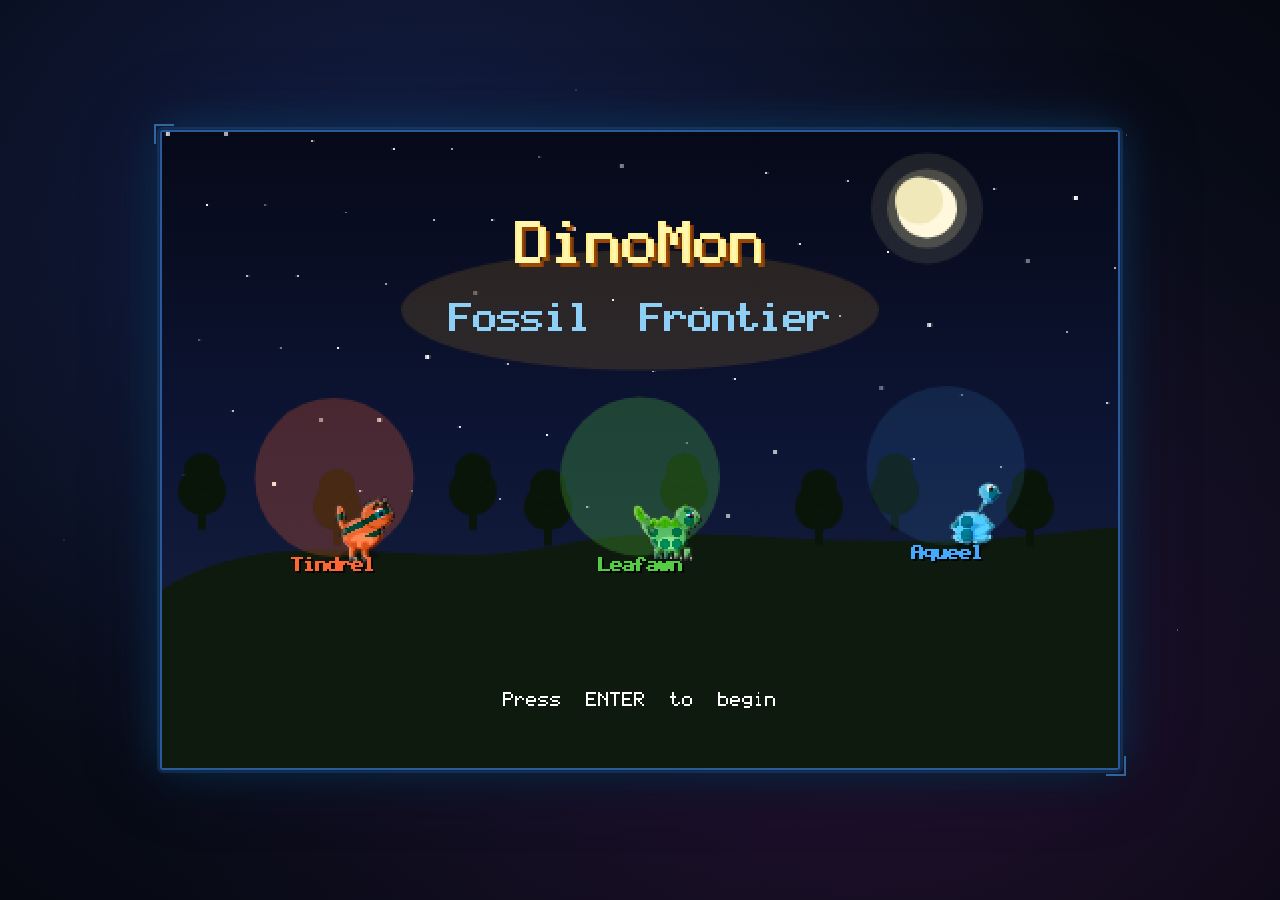
<file: index.html>
<!DOCTYPE html>
<html lang="en">
<head>
  <meta charset="UTF-8">
  <meta name="viewport" content="width=device-width, initial-scale=1.0, user-scalable=no, viewport-fit=cover">
  <!-- FASE 14: mobiel — volwaardige web-app + statusbalk-kleur -->
  <meta name="mobile-web-app-capable" content="yes">
  <meta name="apple-mobile-web-app-capable" content="yes">
  <meta name="apple-mobile-web-app-status-bar-style" content="black-translucent">
  <meta name="theme-color" content="#0d1530">
  <title>DinoMon: Fossil Frontier</title>
  <link rel="stylesheet" href="css/style.css?v=4">
</head>
<body>

  <div id="game-wrapper">
    <canvas id="game-canvas" width="480" height="320"></canvas>
  </div>

  <!-- FASE 14: verborgen invoerveld — opent het virtuele toetsenbord op mobiel
       tijdens naam-invoerschermen (tik op het scherm om te typen) -->
  <input id="mobile-text-input" type="text" autocomplete="off" autocapitalize="words" maxlength="12">


  <!-- Mobile touch controls -->
  <div id="touch-controls">
    <div class="dpad">
      <button id="btn-up"    class="dpad-btn dpad-up">&#9650;</button>
      <button id="btn-left"  class="dpad-btn dpad-left">&#9668;</button>
      <div class="dpad-btn dpad-center"></div>
      <button id="btn-right" class="dpad-btn dpad-right">&#9658;</button>
      <button id="btn-down"  class="dpad-btn dpad-down">&#9660;</button>
    </div>
    <div class="action-btns">
      <button id="btn-b"      class="action-btn action-btn-b">B</button>
      <button id="btn-a"      class="action-btn action-btn-a">A</button>
    </div>
    <div class="action-btns">
      <button id="btn-select" class="action-btn action-btn-start">SEL</button>
      <button id="btn-start"  class="action-btn action-btn-start">START</button>
    </div>
  </div>

  <!-- == Data (pure data, no logic) == -->
  <script src="js/constants.js?v=90"></script>
  <!-- UI-Kit: pixelfont-hook + design tokens (moet voor alle tekenende modules) -->
  <script src="js/ui/uiKit.js?v=8"></script>
  <script src="js/data/moves.js?v=89"></script>
  <script src="js/data/dinomons.js?v=89"></script>
  <script src="js/data/evoChain.js?v=1"></script>
  <script src="js/data/natures.js?v=80"></script>
  <script src="js/data/tmData.js?v=80"></script>
  <script src="js/data/story.js?v=97"></script>
  <script src="js/data/trainers.js?v=102"></script>
  <script src="js/data/maps.js?v=140"></script>

  <!-- == Engine core == -->
  <script src="js/engine/input.js?v=81"></script>
  <script src="js/engine/saveload.js?v=85"></script>
  <!-- Analytics: lichte event-tracking + verborgen dashboard (Ctrl+Shift+S) -->
  <script src="js/engine/analytics.js?v=1"></script>
  <script src="js/engine/audio.js?v=91"></script>

  <!-- == Battle system == -->
  <script src="js/battle/typeChart.js?v=82"></script>
  <script src="js/battle/statusEffects.js?v=83"></script>
  <script src="js/battle/battleAI.js?v=83"></script>
  <script src="js/battle/battleAnim.js?v=95"></script>
  <script src="js/battle/battle.js?v=109"></script>
  <script src="js/battle/evoAnim.js?v=84"></script>

  <!-- == World systems == -->
  <script src="js/world/fieldMoves.js?v=80"></script>
  <script src="js/world/flyAnim.js?v=2"></script>
  <script src="js/world/hatchAnim.js?v=3"></script>
  <script src="js/world/encounter.js?v=81"></script>
  <script src="js/world/events.js?v=84"></script>
  <script src="js/world/overworld.js?v=123"></script>

  <!-- == UI == -->
  <script src="js/ui/dialogueBox.js?v=81"></script>
  <script src="js/ui/partyMenu.js?v=85"></script>
  <script src="js/ui/bagMenu.js?v=90"></script>
  <script src="js/ui/boxUI.js?v=83"></script>
  <script src="js/ui/dexMenu.js?v=83"></script>
  <script src="js/ui/tmReward.js?v=1"></script>
  <script src="js/ui/menu.js?v=95"></script>

  <!-- == Rendering == -->
  <script src="js/sprites/spriteRenderer.js?v=125"></script>
  <script src="js/engine/renderer.js?v=116"></script>

  <!-- == Objective HUD patch: draws goal indicator in overworld == -->
  <script>
  (function() {
    var _origDraw = null;
    function _patchRenderer() {
      if (!window.DG || !DG.Renderer || !DG.Renderer.draw) {
        setTimeout(_patchRenderer, 50); return;
      }
      _origDraw = DG.Renderer.draw.bind(DG.Renderer);
      DG.Renderer.draw = function(gs, stateEnum) {
        _origDraw(gs, stateEnum);
        // Draw objective HUD only in OVERWORLD state, not in menus/battles
        if (stateEnum === DG.STATE.OVERWORLD && gs &&
            typeof DG.Overworld !== 'undefined' && DG.Overworld.drawObjectiveHint) {
          var canvas = document.getElementById('game-canvas');
          if (canvas) {
            var ctx = canvas.getContext('2d');
            DG.Overworld.drawObjectiveHint(ctx, gs);
          }
        }
      };
    }
    _patchRenderer();
  })();
  </script>

  <!-- == Dev-testharnas (alleen actief met ?devloop=1 in de URL) ==
       In een hidden preview-tab vuurt requestAnimationFrame nooit; deze shim
       maakt de game-loop handmatig aanstuurbaar via window.__PUMP(n). -->
  <script>
  (function(){
    if (location.search.indexOf('devloop') === -1) return;
    window.__T = performance.now();
    window.__RAF_CB = null;
    window.requestAnimationFrame = function(cb){ window.__RAF_CB = cb; return 0; };
    window.__PUMP = function(n){
      n = n || 1;
      for (var i = 0; i < n; i++) {
        var cb = window.__RAF_CB;
        if (!cb) break;
        window.__RAF_CB = null;
        cb(window.__T += 16.7);
      }
      return window.__T;
    };
  })();
  </script>

  <!-- == Game entry point == -->
  <script src="js/main.js?v=92"></script>

</body>
</html>
</file>
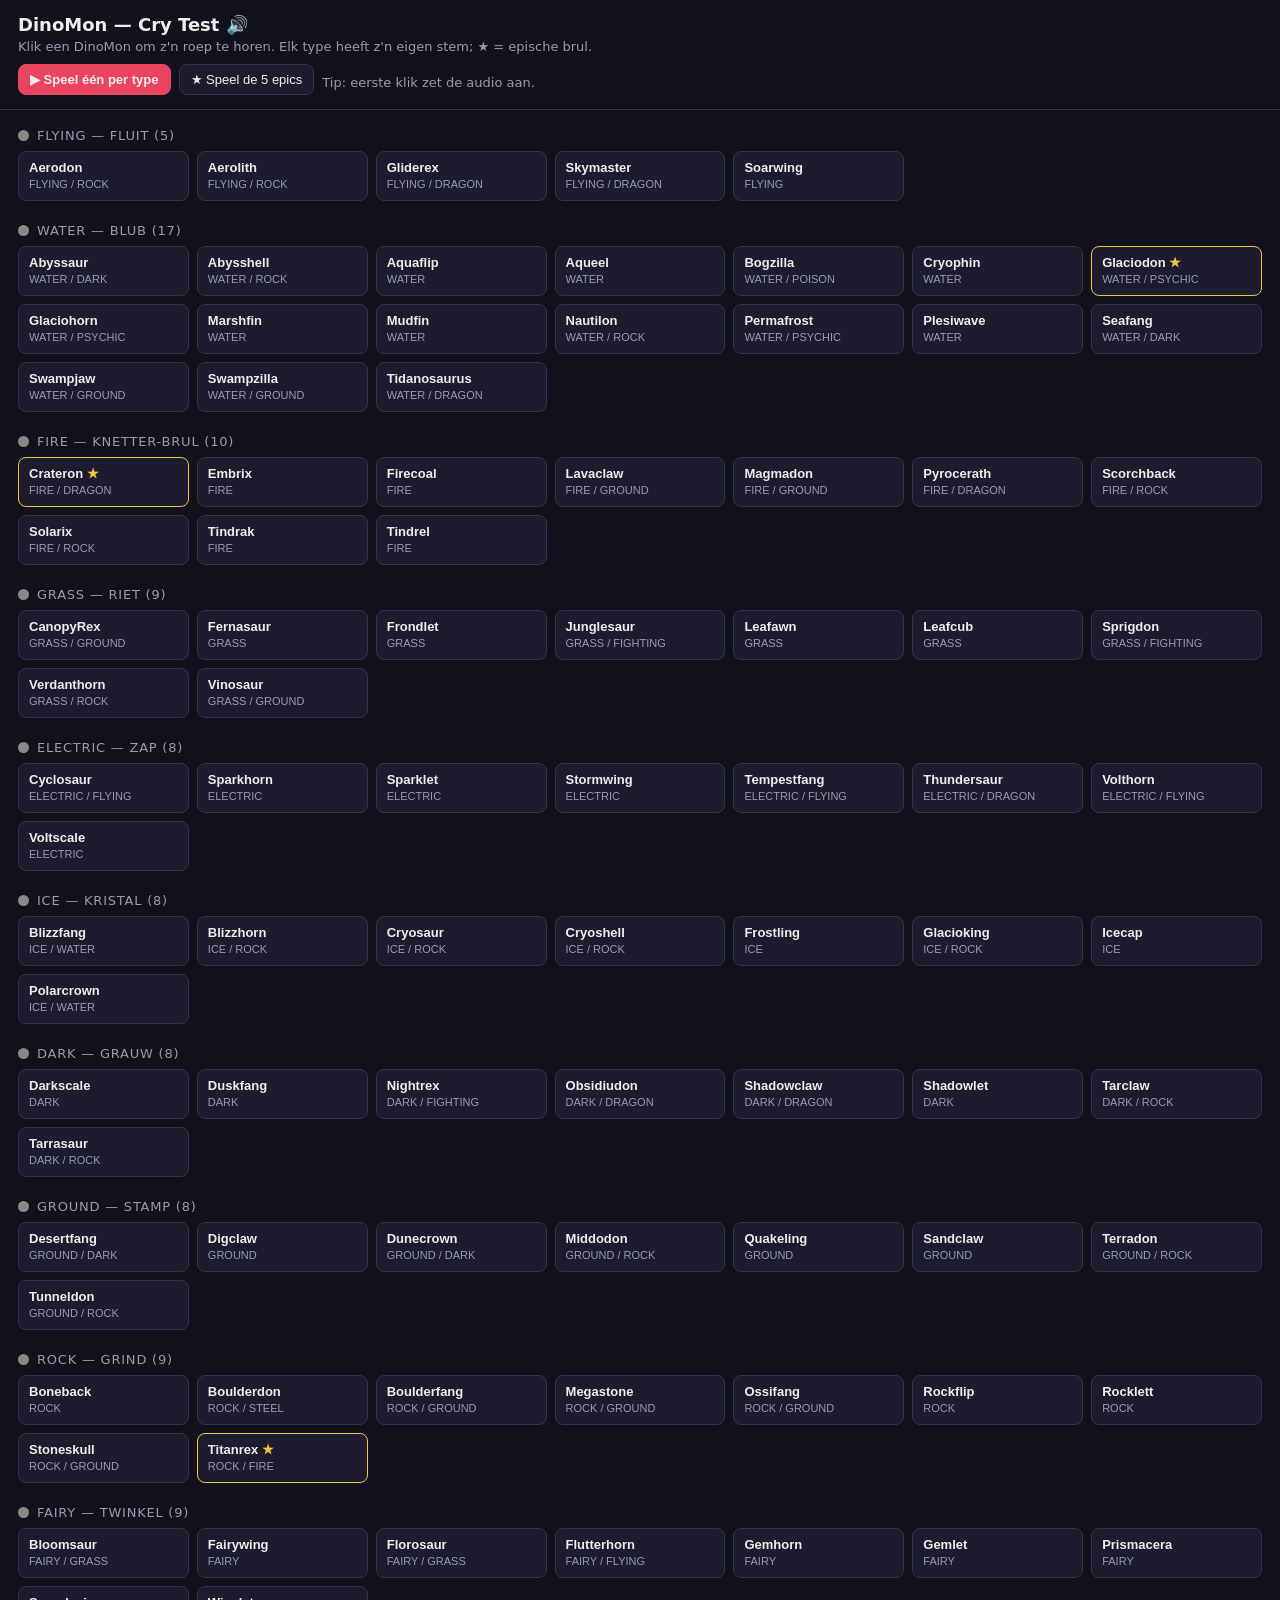
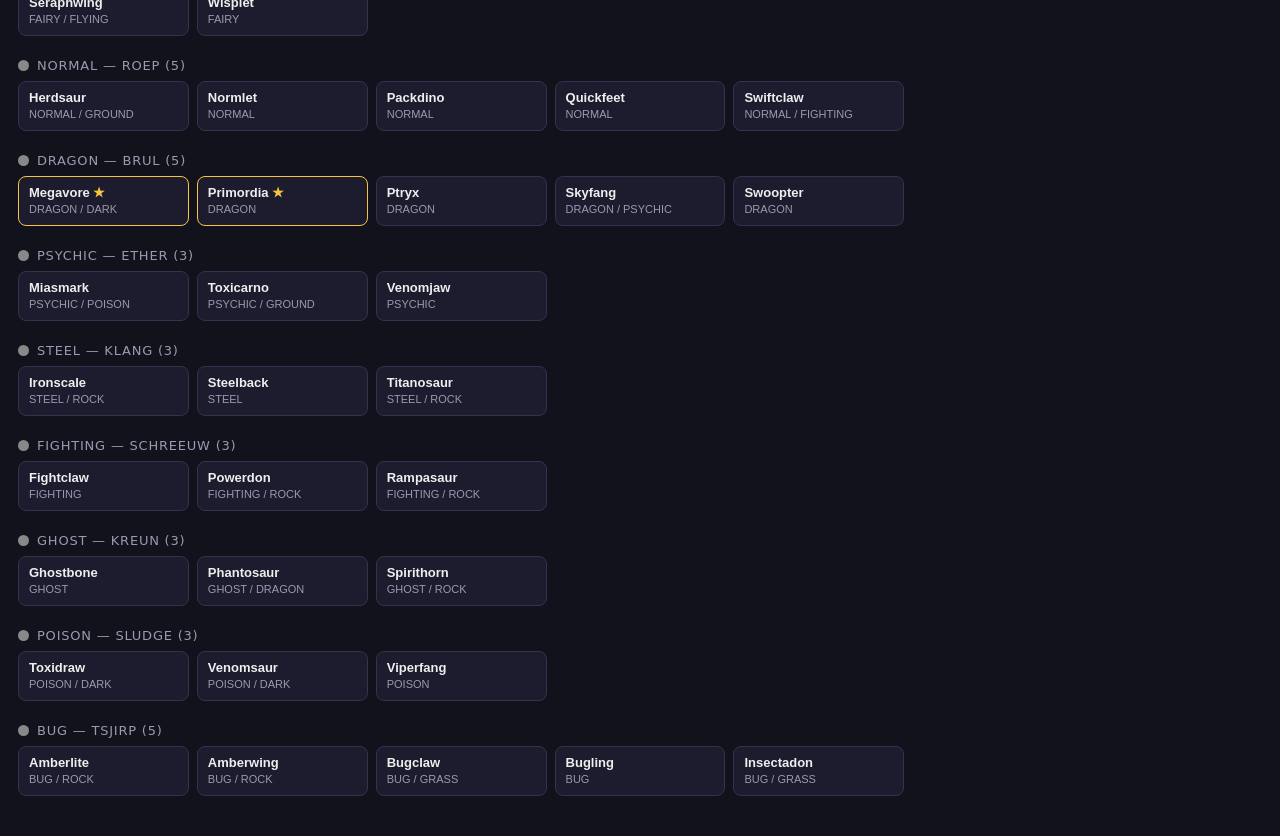
<file: cry-test.html>
<!DOCTYPE html>
<html lang="nl">
<head>
<meta charset="utf-8">
<meta name="viewport" content="width=device-width, initial-scale=1">
<title>DinoMon — Cry Test</title>
<style>
  :root { --bg:#12121c; --card:#1c1c2e; --line:#33334d; --txt:#eee; --mut:#9a9ab0; --acc:#e94560; }
  * { box-sizing:border-box; }
  body { margin:0; font-family:system-ui,sans-serif; background:var(--bg); color:var(--txt); }
  header { position:sticky; top:0; background:var(--bg); border-bottom:1px solid var(--line);
           padding:14px 18px; z-index:10; }
  h1 { margin:0 0 4px; font-size:18px; }
  .sub { color:var(--mut); font-size:13px; }
  .bar { margin-top:10px; display:flex; gap:8px; flex-wrap:wrap; align-items:center; }
  button { cursor:pointer; border:1px solid var(--line); background:var(--card); color:var(--txt);
           border-radius:8px; padding:7px 11px; font-size:13px; }
  button:hover { border-color:var(--acc); }
  button:active { transform:translateY(1px); }
  .big { background:var(--acc); border-color:var(--acc); font-weight:600; }
  main { padding:18px; }
  section { margin-bottom:22px; }
  .grp-title { font-size:13px; color:var(--mut); text-transform:uppercase; letter-spacing:.06em;
               margin:0 0 8px; display:flex; align-items:center; gap:8px; }
  .dot { width:11px; height:11px; border-radius:50%; display:inline-block; }
  .grid { display:grid; grid-template-columns:repeat(auto-fill,minmax(150px,1fr)); gap:8px; }
  .mon { display:flex; flex-direction:column; align-items:flex-start; gap:2px; text-align:left;
         padding:8px 10px; line-height:1.25; }
  .mon .n { font-weight:600; font-size:13px; }
  .mon .m { font-size:11px; color:var(--mut); }
  .epic { border-color:#f5c542 !important; }
  .epic .n::after { content:" ★"; color:#f5c542; }
  #hint { color:var(--mut); font-size:13px; margin:6px 0 0; }
</style>
</head>
<body>
<header>
  <h1>DinoMon — Cry Test 🔊</h1>
  <div class="sub">Klik een DinoMon om z'n roep te horen. Elk type heeft z'n eigen stem; ★ = epische brul.</div>
  <div class="bar">
    <button class="big" id="playAll">▶ Speel één per type</button>
    <button id="playEpics">★ Speel de 5 epics</button>
    <span id="hint">Tip: eerste klik zet de audio aan.</span>
  </div>
</header>
<main id="main"></main>

<script src="js/data/dinomons.js"></script>
<script src="js/engine/audio.js"></script>
<script>
(function () {
  const A = window.DG.Audio, S = window.DG.SPECIES, C = window.DG.TYPE_COLOR || {};
  A.init();

  const FAMILY = {
    FLYING:'fluit', WATER:'blub', FIRE:'knetter-brul', GRASS:'riet', ELECTRIC:'zap',
    ICE:'kristal', DARK:'grauw', GROUND:'stamp', ROCK:'grind', FAIRY:'twinkel',
    NORMAL:'roep', DRAGON:'brul', PSYCHIC:'ether', STEEL:'klang',
    FIGHTING:'schreeuw', GHOST:'kreun', POISON:'sludge', BUG:'tsjirp',
  };

  // Groepeer op primair type
  const byType = {};
  Object.values(S).forEach(s => {
    const t = (s.types || ['NORMAL'])[0];
    (byType[t] = byType[t] || []).push(s);
  });

  function cry(id) { try { A.playCry(id); } catch (e) { console.error(e); } }

  function monBtn(s) {
    const b = document.createElement('button');
    b.className = 'mon' + ((s.isLegendary || s.isMega) ? ' epic' : '');
    const types = (s.types || []).join(' / ');
    b.innerHTML = '<span class="n">' + s.name + '</span>' +
                  '<span class="m">' + types + '</span>';
    b.onclick = () => cry(s.id);
    return b;
  }

  const main = document.getElementById('main');
  const order = Object.keys(FAMILY).filter(t => byType[t]);
  order.forEach(t => {
    const sec = document.createElement('section');
    const h = document.createElement('div');
    h.className = 'grp-title';
    h.innerHTML = '<span class="dot" style="background:' + (C[t] || '#888') + '"></span>' +
                  t + ' — ' + FAMILY[t] + ' (' + byType[t].length + ')';
    sec.appendChild(h);
    const g = document.createElement('div'); g.className = 'grid';
    byType[t].sort((a, b) => a.name.localeCompare(b.name)).forEach(s => g.appendChild(monBtn(s)));
    sec.appendChild(g);
    main.appendChild(sec);
  });

  // Sequencers
  function seq(ids, gap) {
    let i = 0;
    (function next() {
      if (i >= ids.length) return;
      cry(ids[i++]);
      setTimeout(next, gap);
    })();
  }
  document.getElementById('playAll').onclick = () =>
    seq(order.map(t => byType[t][0].id), 1300);
  document.getElementById('playEpics').onclick = () =>
    seq(Object.values(S).filter(s => s.isLegendary || s.isMega).map(s => s.id), 2400);
})();
</script>
</body>
</html>
</file>
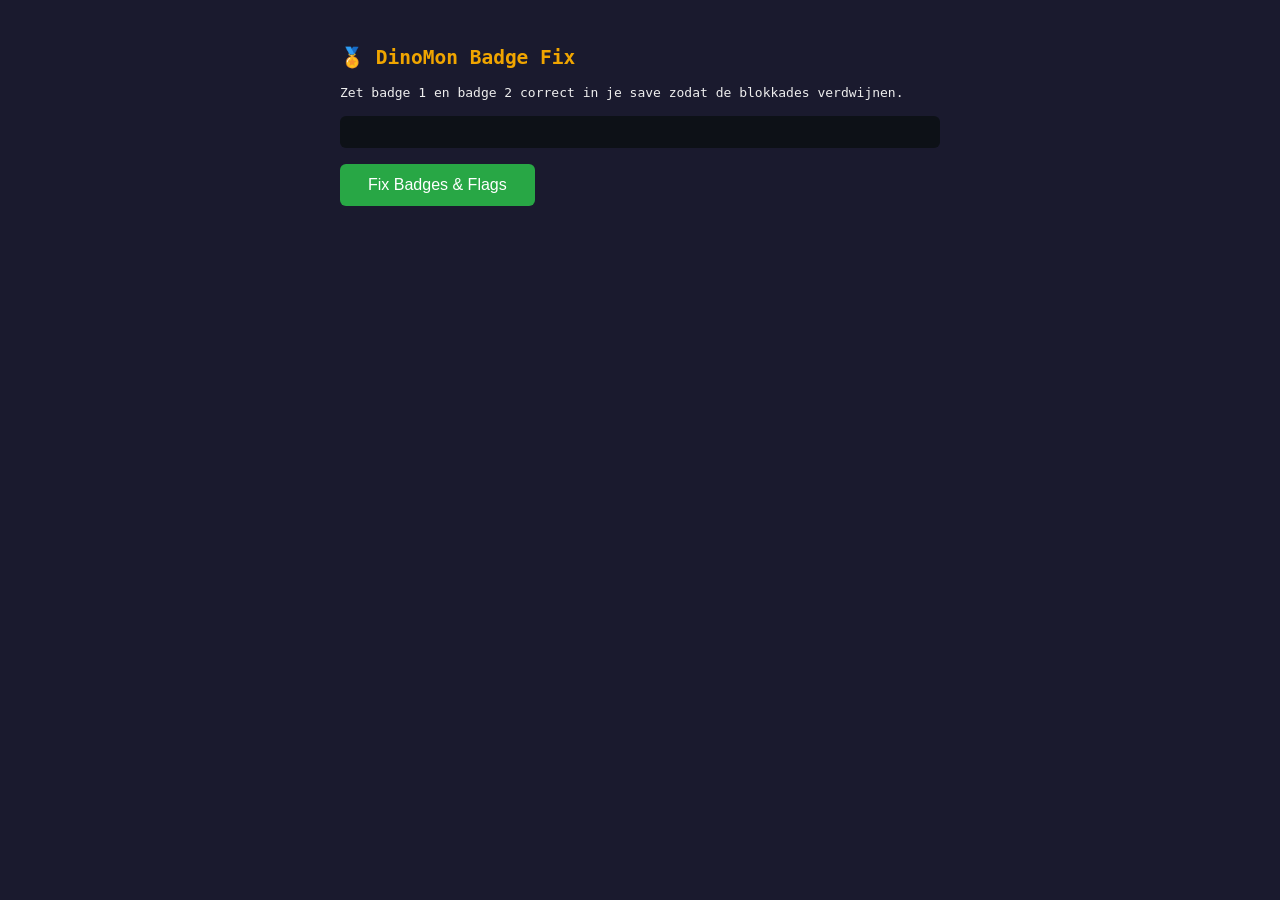
<file: fix_flags.html>
<!DOCTYPE html>
<html lang="nl">
<head>
  <meta charset="UTF-8">
  <title>DinoMon Flag Fix</title>
  <style>
    body { font-family: monospace; background: #1a1a2e; color: #eee; padding: 30px; max-width: 600px; margin: 0 auto; }
    h2 { color: #f0a500; }
    .log { background: #0d1117; border-radius: 6px; padding: 16px; margin: 16px 0; font-size: 14px; line-height: 2; }
    .ok  { color: #28a745; }
    .err { color: #e94560; }
    button { background: #28a745; color: #fff; border: none; border-radius: 6px; padding: 12px 28px; font-size: 16px; cursor: pointer; }
    button:hover { background: #218838; }
  </style>
</head>
<body>
  <h2>🏅 DinoMon Badge Fix</h2>
  <p>Zet badge 1 en badge 2 correct in je save zodat de blokkades verdwijnen.</p>
  <div class="log" id="log"></div>
  <button onclick="fix()">Fix Badges & Flags</button>

  <script>
    const SLOT_KEY = 'DG_SAVE_SLOT_0';

    function log(msg, cls) {
      const d = document.createElement('div');
      d.className = cls || '';
      d.innerHTML = msg;
      document.getElementById('log').appendChild(d);
    }

    function fix() {
      document.getElementById('log').innerHTML = '';
      const raw = localStorage.getItem(SLOT_KEY);
      if (!raw) { log('❌ Geen save gevonden!', 'err'); return; }

      let save;
      try { save = JSON.parse(raw); } catch(e) { log('❌ ' + e.message, 'err'); return; }

      const p = save.player;

      // ── Badges array ──────────────────────────────────────
      if (!Array.isArray(p.badges)) p.badges = [];
      if (!p.badges.includes('BADGE_1')) p.badges.push('BADGE_1');
      if (!p.badges.includes('BADGE_2')) p.badges.push('BADGE_2');
      p.badgeCount = p.badges.length;
      log('🏅 Badges gezet: ' + p.badges.join(', '), 'ok');

      // ── Story flags ───────────────────────────────────────
      if (!p.flags) p.flags = {};

      const needed = [
        'BADGE_1',
        'BADGE_2',
        'TRAINER_GYM_REX_DEFEATED',
        'TRAINER_GYM_RIDLEY_DEFEATED',
        'EVENT_STARTER_CHOSEN',
        'EVENT_PROF_INTRO_DONE',
        'EVENT_ROUTE1_UNLOCKED',
        'EVENT_ROUTE2_UNLOCKED',
      ];

      for (const flag of needed) {
        p.flags[flag] = true;
        log('✅ Flag gezet: ' + flag, 'ok');
      }

      // ── Save terug schrijven ──────────────────────────────
      save._savedAt = new Date().toLocaleDateString();
      localStorage.setItem(SLOT_KEY, JSON.stringify(save));
      localStorage.setItem('dinomonFossilFrontier_save', JSON.stringify(save));

      log('', '');
      log('✅ Klaar! Sluit dit tabblad en open index.html', 'ok');
      log('✅ De blokkades bij Gym 1 en Gym 2 zijn nu weg', 'ok');
    }
  </script>
</body>
</html>
</file>
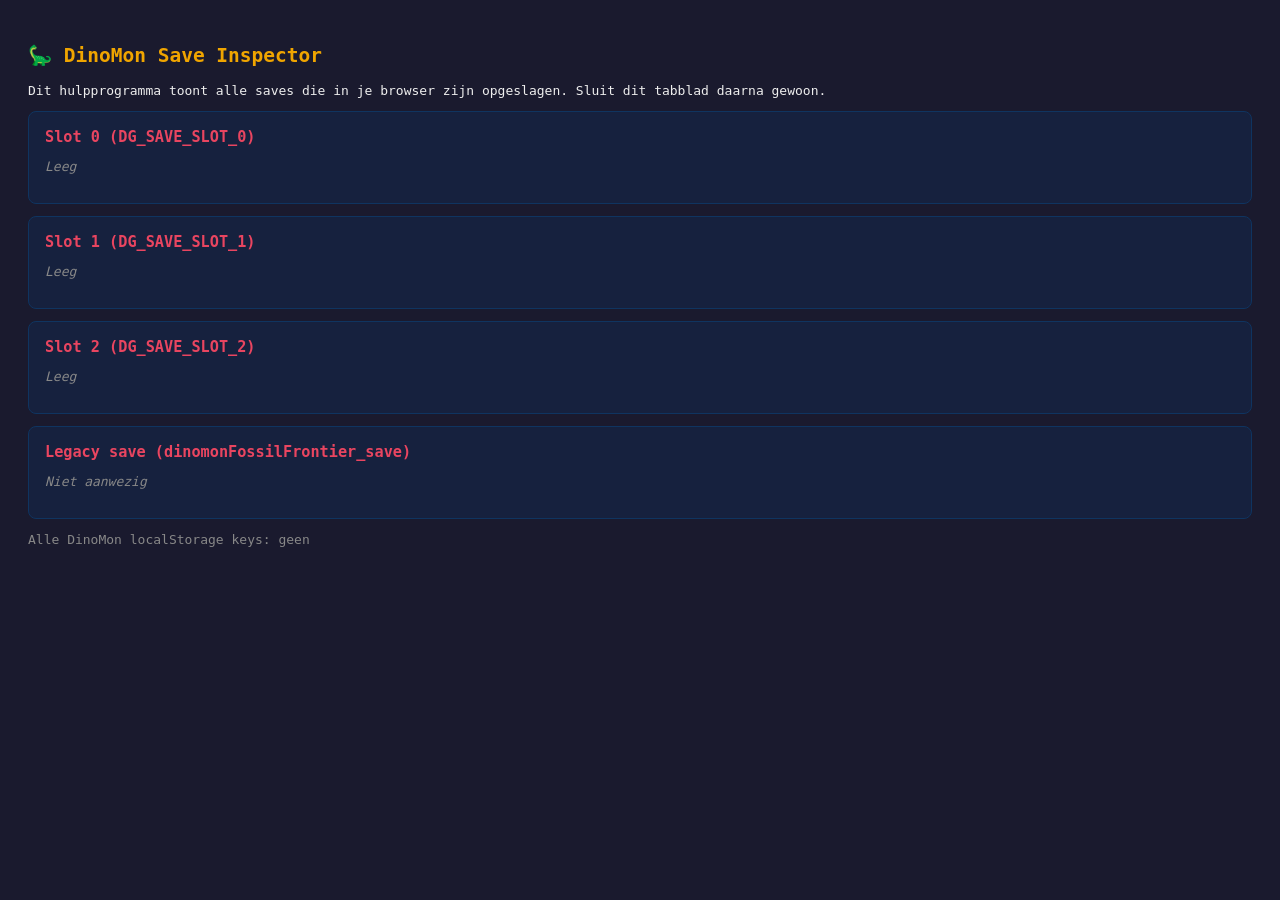
<file: save_inspector.html>
<!DOCTYPE html>
<html lang="nl">
<head>
  <meta charset="UTF-8">
  <title>DinoMon Save Inspector</title>
  <style>
    body { font-family: monospace; background: #1a1a2e; color: #eee; padding: 20px; }
    h2 { color: #f0a500; }
    .slot { background: #16213e; border: 1px solid #0f3460; border-radius: 8px; padding: 16px; margin: 12px 0; }
    .slot h3 { color: #e94560; margin: 0 0 8px; }
    .party { display: flex; flex-wrap: wrap; gap: 10px; margin: 10px 0; }
    .mon { background: #0f3460; border-radius: 6px; padding: 8px 12px; font-size: 13px; }
    .mon b { color: #f0a500; }
    button { background: #e94560; color: #fff; border: none; border-radius: 4px; padding: 8px 16px; cursor: pointer; margin: 4px; font-size: 14px; }
    button:hover { background: #c73652; }
    .btn-restore { background: #28a745; }
    .btn-restore:hover { background: #218838; }
    .btn-del { background: #6c757d; }
    pre { background: #0d1117; border-radius: 4px; padding: 12px; overflow-x: auto; font-size: 11px; max-height: 200px; overflow-y: auto; white-space: pre-wrap; }
    .empty { color: #888; font-style: italic; }
    .badges { color: #ffd700; }
    .warn { color: #ff6b6b; }
    #status { margin: 10px 0; padding: 10px; background: #28a745; border-radius: 4px; display: none; }
  </style>
</head>
<body>
  <h2>🦕 DinoMon Save Inspector</h2>
  <p>Dit hulpprogramma toont alle saves die in je browser zijn opgeslagen. Sluit dit tabblad daarna gewoon.</p>
  <div id="status"></div>
  <div id="slots"></div>

  <script>
    const SLOT_PREFIX = 'DG_SAVE_SLOT_';
    const LEGACY_KEY  = 'dinomonFossilFrontier_save';
    const NUM_SLOTS   = 3;

    function showStatus(msg, color) {
      const el = document.getElementById('status');
      el.style.background = color || '#28a745';
      el.textContent = msg;
      el.style.display = 'block';
      setTimeout(() => { el.style.display = 'none'; }, 4000);
    }

    function formatTime(s) {
      if (!s) return '0:00';
      const h = Math.floor(s / 3600);
      const m = Math.floor((s % 3600) / 60);
      return h + ':' + String(m).padStart(2, '0');
    }

    function renderSlot(id, data, keyName) {
      const div = document.createElement('div');
      div.className = 'slot';

      if (!data) {
        div.innerHTML = `<h3>Slot ${id} (${keyName})</h3><p class="empty">Leeg</p>`;
        return div;
      }

      const p = data.player;
      const party = (p && p.party) || [];
      const badges = (p && p.badges && p.badges.length) || 0;
      const playtime = formatTime(p && p.playtime);

      let partyHtml = party.map(mon => {
        if (!mon) return '';
        return `<div class="mon"><b>${mon.nickname || mon.speciesId}</b><br>Lv.${mon.level} ${mon.speciesId}<br>HP: ${mon.hp ? mon.hp.current + '/' + mon.hp.max : '?'}</div>`;
      }).join('');

      div.innerHTML = `
        <h3>Slot ${id} (${keyName})</h3>
        <p>
          <b>Naam:</b> ${p && p.name || '?'} &nbsp;|&nbsp;
          <span class="badges">🏅 ${badges} badges</span> &nbsp;|&nbsp;
          <b>Tijd:</b> ${playtime} &nbsp;|&nbsp;
          <b>Map:</b> ${p && p.currentMap || '?'} &nbsp;|&nbsp;
          <b>Opgeslagen:</b> ${data._savedAt || '?'}
        </p>
        <p><b>Partij (${party.length} DinoMons):</b></p>
        <div class="party">${partyHtml || '<span class="empty">Leeg</span>'}</div>
        <details>
          <summary style="cursor:pointer;color:#aaa">Ruwe JSON data (klik om uit te klappen)</summary>
          <pre>${JSON.stringify(data, null, 2)}</pre>
        </details>
        <div style="margin-top:10px">
          <button class="btn-restore" onclick="restoreSlot(${id}, '${keyName}')">↑ Zet dit als actieve save (slot 0)</button>
          <button onclick="downloadSlot(${id}, '${keyName}')">💾 Download als backup</button>
          <button class="btn-del" onclick="deleteSlotConfirm(${id}, '${keyName}')">🗑 Verwijder</button>
        </div>
      `;
      return div;
    }

    function render() {
      const container = document.getElementById('slots');
      container.innerHTML = '';

      // Check all 3 slots
      for (let i = 0; i < NUM_SLOTS; i++) {
        const key = SLOT_PREFIX + i;
        const raw = localStorage.getItem(key);
        let data = null;
        try { data = raw ? JSON.parse(raw) : null; } catch(e) {}
        container.appendChild(renderSlot(i, data, key));
      }

      // Check legacy key
      const legRaw = localStorage.getItem(LEGACY_KEY);
      let legData = null;
      try { legData = legRaw ? JSON.parse(legRaw) : null; } catch(e) {}
      if (legData) {
        const legDiv = renderSlot('Legacy', legData, LEGACY_KEY);
        legDiv.style.borderColor = '#f0a500';
        container.appendChild(legDiv);
      } else {
        const legDiv = document.createElement('div');
        legDiv.className = 'slot';
        legDiv.innerHTML = `<h3>Legacy save (${LEGACY_KEY})</h3><p class="empty">Niet aanwezig</p>`;
        container.appendChild(legDiv);
      }

      // Show all localStorage keys for DinoMon
      const allKeys = [];
      for (let i = 0; i < localStorage.length; i++) {
        const k = localStorage.key(i);
        if (k && (k.includes('DG_') || k.includes('dinomon'))) allKeys.push(k);
      }
      const keysDiv = document.createElement('div');
      keysDiv.innerHTML = `<p style="color:#888">Alle DinoMon localStorage keys: <code>${allKeys.join(', ') || 'geen'}</code></p>`;
      container.appendChild(keysDiv);
    }

    function restoreSlot(id, keyName) {
      const key = SLOT_PREFIX + id === keyName ? keyName : keyName;
      const raw = localStorage.getItem(keyName);
      if (!raw) { showStatus('Geen data gevonden!', '#e94560'); return; }
      // Copy to slot 0
      localStorage.setItem(SLOT_PREFIX + '0', raw);
      showStatus('✅ Gekopieerd naar Slot 0! Open nu index.html en laad Slot 1 (bovenste).', '#28a745');
      render();
    }

    function downloadSlot(id, keyName) {
      const raw = localStorage.getItem(keyName);
      if (!raw) { showStatus('Geen data!', '#e94560'); return; }
      const blob = new Blob([raw], { type: 'application/json' });
      const a = document.createElement('a');
      a.href = URL.createObjectURL(blob);
      a.download = 'dinomon_save_slot' + id + '_backup.json';
      a.click();
    }

    function deleteSlotConfirm(id, keyName) {
      if (!confirm('Weet je zeker dat je dit slot wilt verwijderen? Dit kan NIET ongedaan worden gemaakt!')) return;
      localStorage.removeItem(keyName);
      showStatus('Slot verwijderd.', '#6c757d');
      render();
    }

    render();
  </script>
</body>
</html>
</file>
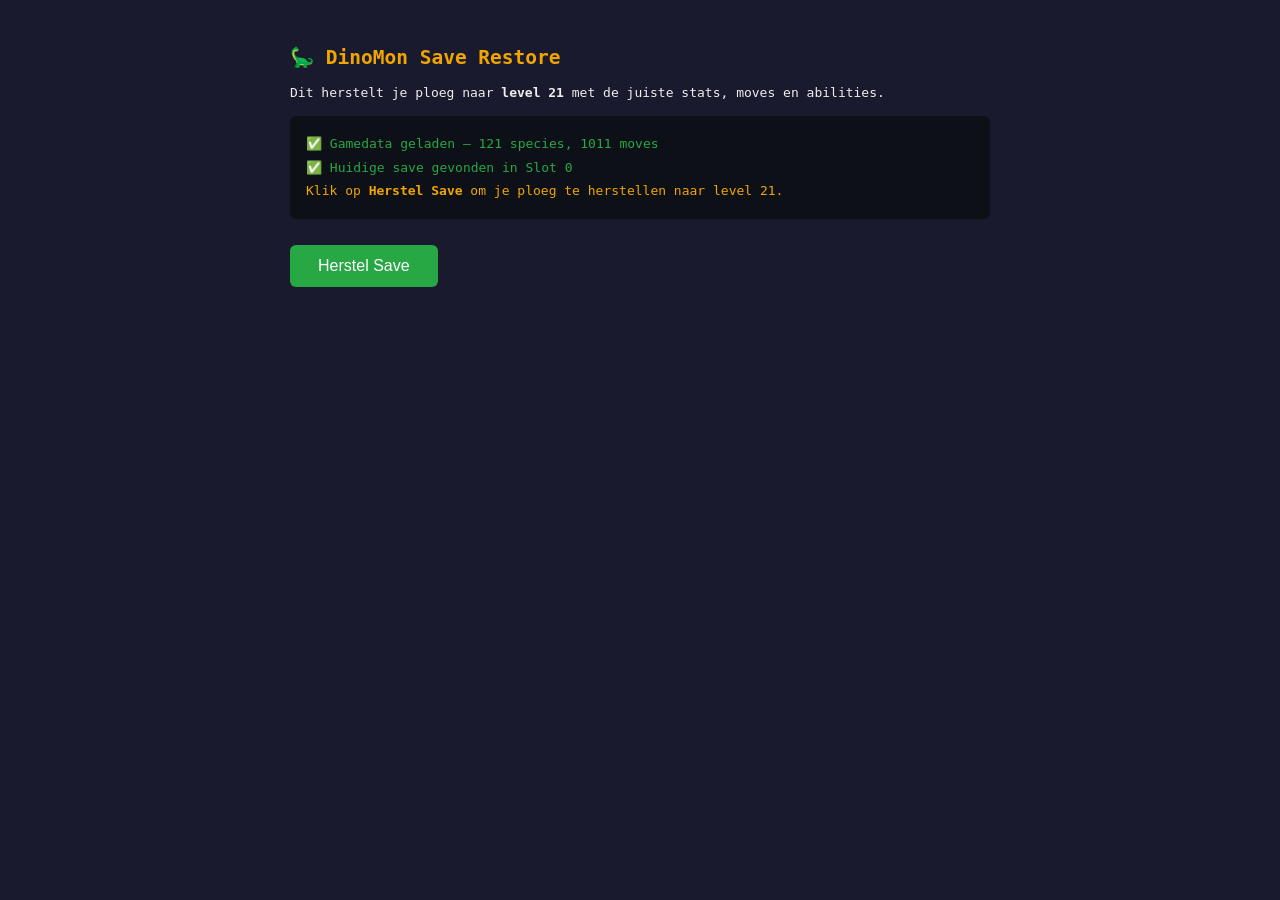
<file: save_restore.html>
<!DOCTYPE html>
<html lang="nl">
<head>
  <meta charset="UTF-8">
  <title>DinoMon Save Restore</title>
  <style>
    body { font-family: monospace; background: #1a1a2e; color: #eee; padding: 30px; max-width: 700px; margin: 0 auto; }
    h2 { color: #f0a500; }
    .log { background: #0d1117; border-radius: 6px; padding: 16px; margin: 16px 0; font-size: 13px; line-height: 1.8; }
    .ok  { color: #28a745; }
    .warn{ color: #f0a500; }
    .err { color: #e94560; }
    button { background: #28a745; color: #fff; border: none; border-radius: 6px; padding: 12px 28px; font-size: 16px; cursor: pointer; margin-top: 10px; }
    button:hover { background: #218838; }
    button:disabled { background: #555; cursor: not-allowed; }
    .mon { background: #16213e; border-radius: 6px; padding: 10px 14px; margin: 6px 0; border-left: 3px solid #f0a500; }
  </style>

  <!-- Load game data files so we can use real stat formulas & learnsets -->
  <script src="js/constants.js?v=17"></script>
  <script src="js/data/moves.js?v=14"></script>
  <script src="js/data/dinomons.js?v=11"></script>
  <script src="js/data/natures.js?v=1"></script>
</head>
<body>
  <h2>🦕 DinoMon Save Restore</h2>
  <p>Dit herstelt je ploeg naar <b>level 21</b> met de juiste stats, moves en abilities.</p>

  <div class="log" id="log">Bezig met laden van gamedata...</div>
  <button id="btn" onclick="doRestore()" disabled>Herstel Save</button>

  <script>
  const TARGET_LEVEL = 21;
  const SLOT_KEY = 'DG_SAVE_SLOT_0';

  // The 6 DinoMons to restore, in party order
  const RESTORE_TEAM = [
    { speciesId: 'PTRYX',    nickname: 'Dragonflyyyy' },
    { speciesId: 'FAIRYWING',nickname: 'fairailigato' },
    { speciesId: 'LEAFCUB',  nickname: 'Groen'        },
    { speciesId: 'LEAFCUB',  nickname: 'Green'        },
    { speciesId: 'TINDREL',  nickname: 'TINDREL'      },
    { speciesId: 'NORMLET',  nickname: 'Babe'         },
  ];

  const log = document.getElementById('log');
  function addLog(msg, cls) {
    const span = document.createElement('div');
    span.className = cls || '';
    span.innerHTML = msg;
    log.appendChild(span);
  }

  function calcStats(base, ivs, evs, level) {
    const b_ = k => (base && base[k]) || 0;
    const iv_ = k => (ivs  && ivs[k])  || 0;
    const ev_ = k => (evs  && evs[k])  || 0;
    function statFormula(k) {
      return Math.floor((2*b_(k) + iv_(k) + Math.floor(ev_(k)/4)) * level / 100) + 5;
    }
    function hpFormula() {
      return Math.floor((2*b_('hp') + iv_('hp') + Math.floor(ev_('hp')/4)) * level / 100) + level + 10;
    }
    return {
      hp: hpFormula(),
      atk: statFormula('atk'), def: statFormula('def'),
      spAtk: statFormula('spAtk'), spDef: statFormula('spDef'), spd: statFormula('spd'),
    };
  }

  function buildMoves(species, level) {
    if (!species.learnset) return [];
    const learned = species.learnset
      .filter(e => e.level <= level)
      .map(e => e.move);
    // Take last 4 (or fewer)
    const last4 = learned.slice(-4);
    return last4.map(moveId => {
      // moveId can be array (randomizer slot) — pick first valid
      const mid = Array.isArray(moveId) ? moveId[0] : moveId;
      const mv = DG.MOVES && DG.MOVES[mid];
      if (!mv) return null;
      return { moveId: mid, ppCurrent: mv.pp, ppMax: mv.pp };
    }).filter(Boolean);
  }

  function buildMon(speciesId, nickname, level) {
    const species = DG.SPECIES && DG.SPECIES[speciesId];
    if (!species) { addLog('❌ Species niet gevonden: ' + speciesId, 'err'); return null; }

    const ivs = { hp:15, atk:15, def:15, spAtk:15, spDef:15, spd:15 }; // decent IVs
    const evs = { hp:0,  atk:0,  def:0,  spAtk:0,  spDef:0,  spd:0  };
    const stats = calcStats(species.baseStats, ivs, evs, level);

    const nature = 'HARDY';
    const moves  = buildMoves(species, level);

    // exp for this level
    let exp = 0;
    try { exp = DG.EXP_CURVE[species.expCurve](level); } catch(e) {}
    let expToNext = exp + 100;
    try { expToNext = DG.EXP_CURVE[species.expCurve](level + 1); } catch(e) {}

    return {
      uid: Date.now().toString(36) + Math.random().toString(36).slice(2),
      speciesId,
      nickname: nickname || null,
      level,
      exp, expToNext,
      hp: { current: stats.hp, max: stats.hp },
      stats,
      ivs, evs,
      moves,
      statusEffect: null,
      statusTurns: 0,
      confusionTurns: 0,
      nature,
      happiness: 70,
      heldItem: null,
      caughtBall: 'DINOBALL',
      caughtAt: 'Route 1',
      caughtAtLevel: level,
      isShiny: false,
    };
  }

  // Wait for scripts to load, then enable button
  window.addEventListener('load', function() {
    log.innerHTML = '';
    let ok = true;
    if (!window.DG)          { addLog('❌ DG namespace niet geladen', 'err'); ok = false; }
    if (!DG.SPECIES)         { addLog('❌ DG.SPECIES niet geladen (dinomons.js)', 'err'); ok = false; }
    if (!DG.MOVES)           { addLog('❌ DG.MOVES niet geladen (moves.js)', 'err'); ok = false; }
    if (ok) {
      addLog('✅ Gamedata geladen — ' + Object.keys(DG.SPECIES).length + ' species, ' + Object.keys(DG.MOVES).length + ' moves', 'ok');
      addLog('✅ Huidige save gevonden in Slot 0', 'ok');
      addLog('', '');
      addLog('Klik op <b>Herstel Save</b> om je ploeg te herstellen naar level 21.', 'warn');
      document.getElementById('btn').disabled = false;
    }
  });

  function doRestore() {
    document.getElementById('btn').disabled = true;
    log.innerHTML = '';

    // Load existing save
    const raw = localStorage.getItem(SLOT_KEY);
    if (!raw) { addLog('❌ Geen save gevonden in Slot 0!', 'err'); return; }

    let save;
    try { save = JSON.parse(raw); } catch(e) { addLog('❌ Save kon niet worden gelezen: ' + e.message, 'err'); return; }

    addLog('📂 Save geladen: ' + save.player.name + ', ' + (save.player.badges||[]).length + ' badges', 'ok');
    addLog('');

    // Also add Quakeling (6th mon that was missing a nickname)
    const team = [...RESTORE_TEAM];
    // Check if QUAKELING was in the old save already
    const hasQuakeling = save.player.party && save.player.party.some(m => m && m.speciesId === 'QUAKELING');
    if (!hasQuakeling) {
      // Replace last slot or add — user said Quakeling level 21
      team.push({ speciesId: 'QUAKELING', nickname: null });
      addLog('➕ Quakeling toegevoegd (stond niet in slot 0)', 'warn');
    }

    // Build new party (max 6)
    const newParty = [];
    for (const entry of team.slice(0, 6)) {
      const mon = buildMon(entry.speciesId, entry.nickname, TARGET_LEVEL);
      if (!mon) continue;
      const moveNames = mon.moves.map(m => m.moveId).join(', ');
      addLog(`<div class="mon"><b>${mon.nickname || mon.speciesId}</b> (${mon.speciesId}) — Lv.${mon.level}<br>
        HP: ${mon.hp.max} | ATK: ${mon.stats.atk} | DEF: ${mon.stats.def} | SPD: ${mon.stats.spd}<br>
        Moves: ${moveNames || '(geen)'}</div>`);
      newParty.push(mon);
    }

    // Update save
    save.player.party   = newParty;
    save.player.money   = Math.max(save.player.money || 0, 3000); // minimaal 3000
    save._savedAt       = new Date().toLocaleDateString();
    // Restore map to Shellcreek City area (they were at SHELLCREEK_CITY)
    save.player.currentMap = save.player.currentMap || 'SHELLCREEK_CITY';

    // Write back
    try {
      localStorage.setItem(SLOT_KEY, JSON.stringify(save));
      // Also update legacy key
      localStorage.setItem('dinomonFossilFrontier_save', JSON.stringify(save));
      addLog('');
      addLog('✅ Save hersteld! Sluit dit tabblad en open index.html', 'ok');
      addLog('✅ Laad Slot 1 (bovenste) in het spel om verder te spelen', 'ok');
    } catch(e) {
      addLog('❌ Opslaan mislukt: ' + e.message, 'err');
    }
  }
  </script>
</body>
</html>
</file>
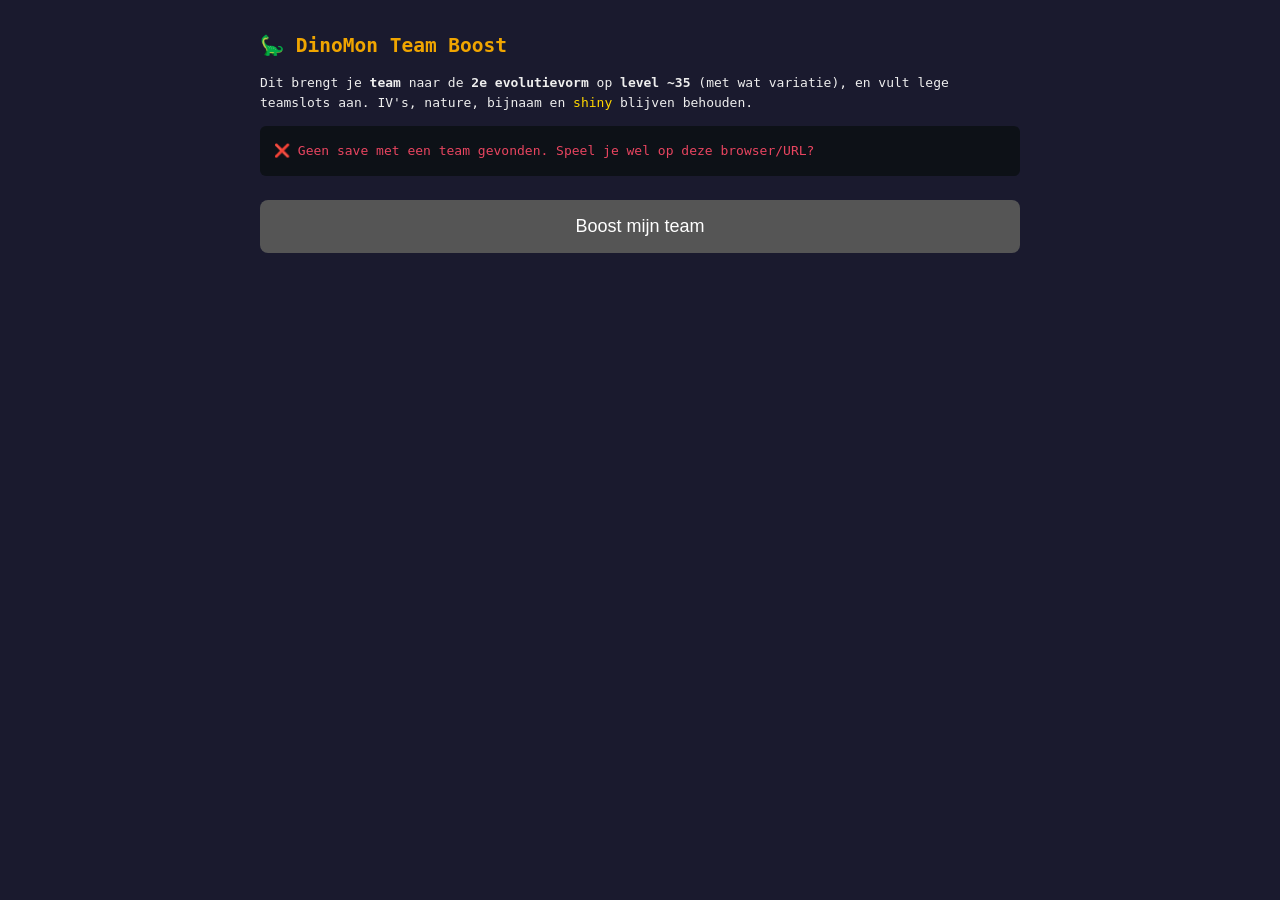
<file: team_boost.html>
<!DOCTYPE html>
<html lang="nl">
<head>
  <meta charset="UTF-8">
  <meta name="viewport" content="width=device-width, initial-scale=1.0">
  <title>DinoMon Team Boost</title>
  <style>
    body { font-family: monospace; background: #1a1a2e; color: #eee; padding: 18px; max-width: 760px; margin: 0 auto; }
    h2 { color: #f0a500; }
    p  { line-height: 1.5; }
    .log { background: #0d1117; border-radius: 6px; padding: 14px; margin: 14px 0; font-size: 13px; line-height: 1.7; }
    .ok  { color: #28a745; }
    .warn{ color: #f0a500; }
    .err { color: #e94560; }
    button { background: #28a745; color: #fff; border: none; border-radius: 8px; padding: 16px 30px; font-size: 18px; cursor: pointer; margin-top: 10px; width: 100%; }
    button:hover  { background: #218838; }
    button:disabled { background: #555; cursor: not-allowed; }
    .mon  { background: #16213e; border-radius: 6px; padding: 9px 12px; margin: 6px 0; border-left: 3px solid #f0a500; font-size: 13px; }
    .shiny { color: #ffd700; }
    .arrow { color: #6cf; }
  </style>

  <!-- Echte gamedata laden zodat we de juiste stat-formules, learnsets & evoluties gebruiken -->
  <script src="js/constants.js?v=80"></script>
  <script src="js/data/moves.js?v=83"></script>
  <script src="js/data/dinomons.js?v=81"></script>
  <script src="js/data/natures.js?v=80"></script>
</head>
<body>
  <h2>🦕 DinoMon Team Boost</h2>
  <p>Dit brengt je <b>team</b> naar de <b>2e evolutievorm</b> op <b>level ~35</b> (met wat variatie),
     en vult lege teamslots aan. IV's, nature, bijnaam en <span class="shiny">shiny</span> blijven behouden.</p>

  <div class="log" id="log">Bezig met laden van gamedata…</div>
  <button id="btn" onclick="doBoost()" disabled>Boost mijn team</button>

  <script>
  // ── Configuratie ───────────────────────────────────────────
  const SLOT_KEYS = ['DG_SAVE_SLOT_0','DG_SAVE_SLOT_1','DG_SAVE_SLOT_2','dinomonFossilFrontier_save'];
  const BASE_LEVEL = 35;          // doel-level
  const LEVEL_SPREAD = 2;         // ± variatie  -> 33..37

  const log = document.getElementById('log');
  function addLog(msg, cls) {
    const d = document.createElement('div');
    d.className = cls || '';
    d.innerHTML = msg;
    log.appendChild(d);
  }

  // ── Evolutie-helpers ───────────────────────────────────────
  function chainBaseId(speciesId) {
    let id = speciesId, guard = 0;
    while (guard++ < 10) {
      const sp = DG.SPECIES[id];
      if (!sp || !sp.prevForm || !DG.SPECIES[sp.prevForm]) break;
      id = sp.prevForm;
    }
    return id;
  }
  function stageOf(speciesId) {
    let id = speciesId, n = 0, guard = 0;
    while (guard++ < 10) {
      const sp = DG.SPECIES[id];
      if (!sp || !sp.prevForm || !DG.SPECIES[sp.prevForm]) break;
      id = sp.prevForm; n++;
    }
    return n; // 0 = basis, 1 = 2e vorm, 2 = eindvorm
  }
  // 2e vorm van een soort (= stage 1 in zijn keten)
  function secondFormId(speciesId) {
    const baseId = chainBaseId(speciesId);
    const base = DG.SPECIES[baseId];
    if (base && base.evolvesTo && DG.SPECIES[base.evolvesTo]) return base.evolvesTo;
    return baseId; // 1-traps soort: blijft zichzelf
  }

  // ── Stat-/move-berekening (zelfde formules als de engine) ──
  function calcStats(base, ivs, evs, level, nature) {
    const b_ = k => (base && base[k]) || 0;
    const iv_ = k => (ivs && ivs[k]) || 0;
    const ev_ = k => (evs && evs[k]) || 0;
    const stat = k => Math.floor((2*b_(k) + iv_(k) + Math.floor(ev_(k)/4)) * level / 100) + 5;
    const out = {
      hp:    Math.floor((2*b_('hp') + iv_('hp') + Math.floor(ev_('hp')/4)) * level / 100) + level + 10,
      atk:   stat('atk'),  def:   stat('def'),
      spAtk: stat('spAtk'), spDef: stat('spDef'), spd: stat('spd'),
    };
    const nat = (nature && DG.NATURES) ? DG.NATURES[nature] : null;
    if (nat && nat.boosts)  out[nat.boosts]  = Math.floor(out[nat.boosts]  * 1.1);
    if (nat && nat.reduces) out[nat.reduces] = Math.floor(out[nat.reduces] * 0.9);
    return out;
  }
  function buildMoves(species, level) {
    if (!species.learnset) return [];
    const learned = species.learnset.filter(e => e.level <= level).map(e => e.move);
    return learned.slice(-4).map(mid => {
      const id = Array.isArray(mid) ? mid[0] : mid;
      const mv = DG.MOVES && DG.MOVES[id];
      return mv ? { moveId: id, ppCurrent: mv.pp, ppMax: mv.pp } : null;
    }).filter(Boolean);
  }
  function expFor(species, level) {
    try { return DG.EXP_CURVE[species.expCurve](level); } catch(e) { return level*level*level; }
  }
  function randLevel() {
    return BASE_LEVEL + Math.floor(Math.random() * (2*LEVEL_SPREAD + 1)) - LEVEL_SPREAD;
  }
  function randNature() {
    const keys = DG.NATURE_NAMES || Object.keys(DG.NATURES);
    return keys[Math.floor(Math.random() * keys.length)];
  }
  function randIVs() {
    const r = () => Math.floor(Math.random() * 16) + 12; // 12..27 = degelijk
    return { hp:r(), atk:r(), def:r(), spAtk:r(), spDef:r(), spd:r() };
  }

  // ── Bestaande mon optillen (soort/level/stats/moves) ───────
  function upgradeMon(mon) {
    const before = { sp: mon.speciesId, lv: mon.level };
    // Naar (minstens) 2e vorm — nooit terugzetten
    let targetSpecies = mon.speciesId;
    if (stageOf(mon.speciesId) === 0) targetSpecies = secondFormId(mon.speciesId);
    const species = DG.SPECIES[targetSpecies];
    if (!species) return null;

    const level = randLevel();
    mon.speciesId = targetSpecies;
    mon.level = level;
    if (!mon.ivs) mon.ivs = randIVs();
    if (!mon.evs) mon.evs = { hp:0, atk:0, def:0, spAtk:0, spDef:0, spd:0 };
    if (!mon.nature) mon.nature = 'HARDY';
    const stats = calcStats(species.baseStats, mon.ivs, mon.evs, level, mon.nature);
    mon.stats = stats;
    mon.hp = { current: stats.hp, max: stats.hp };
    mon.moves = buildMoves(species, level);
    mon.exp = expFor(species, level);
    mon.expToNext = expFor(species, level + 1);
    mon.statusEffect = null; mon.statusTurns = 0; mon.confusionTurns = 0;
    return { before, after: { sp: targetSpecies, lv: level, shiny: !!mon.isShiny } };
  }

  // ── Verse filler-mon (voor lege slots) ─────────────────────
  function fillerPool(excludeIds) {
    const pool = [];
    for (const id in DG.SPECIES) {
      const sp = DG.SPECIES[id];
      if (!sp || sp.isLegendary || sp.isMega) continue;
      if (stageOf(id) !== 1) continue;           // alleen 2e vormen
      if (excludeIds.has(id)) continue;
      pool.push(id);
    }
    return pool;
  }
  function makeFiller(speciesId) {
    const species = DG.SPECIES[speciesId];
    const level = randLevel();
    const ivs = randIVs();
    const evs = { hp:0, atk:0, def:0, spAtk:0, spDef:0, spd:0 };
    const nature = randNature();
    const stats = calcStats(species.baseStats, ivs, evs, level, nature);
    return {
      uid: Date.now().toString(36) + Math.random().toString(36).slice(2),
      speciesId, nickname: null, level,
      exp: expFor(species, level), expToNext: expFor(species, level+1),
      hp: { current: stats.hp, max: stats.hp }, stats, ivs, evs,
      moves: buildMoves(species, level),
      statusEffect: null, statusTurns: 0, confusionTurns: 0,
      nature, happiness: 70, heldItem: null,
      caughtBall: 'DINOBALL', caughtAt: 'Team Boost', caughtAtLevel: level,
      isShiny: false,
    };
  }

  // ── Save-slot vinden ───────────────────────────────────────
  function findSave() {
    for (const key of SLOT_KEYS) {
      const raw = localStorage.getItem(key);
      if (!raw) continue;
      try {
        const s = JSON.parse(raw);
        if (s && s.player && Array.isArray(s.player.party) && s.player.party.some(Boolean)) {
          return { key, save: s };
        }
      } catch(e) {}
    }
    return null;
  }

  let _found = null;

  // ── Init ───────────────────────────────────────────────────
  window.addEventListener('load', function() {
    log.innerHTML = '';
    let ok = true;
    if (!window.DG)   { addLog('❌ DG namespace niet geladen', 'err'); ok = false; }
    if (!DG.SPECIES)  { addLog('❌ DG.SPECIES niet geladen (dinomons.js)', 'err'); ok = false; }
    if (!DG.MOVES)    { addLog('❌ DG.MOVES niet geladen (moves.js)', 'err'); ok = false; }
    if (!ok) return;

    _found = findSave();
    if (!_found) {
      addLog('❌ Geen save met een team gevonden. Speel je wel op deze browser/URL?', 'err');
      return;
    }
    addLog('✅ Gamedata geladen — ' + Object.keys(DG.SPECIES).length + ' soorten', 'ok');
    addLog('✅ Save gevonden in <b>' + _found.key + '</b> — speler: ' + (_found.save.player.name || '?'), 'ok');
    addLog('');
    addLog('<b>Huidig team:</b>', 'warn');
    const party = _found.save.player.party.filter(Boolean);
    if (!party.length) { addLog('(leeg)', 'warn'); }
    for (const m of party) {
      const sp = DG.SPECIES[m.speciesId];
      const nm = m.nickname || (sp && sp.name) || m.speciesId;
      addLog(`<div class="mon">${m.isShiny ? '<span class="shiny">✦ </span>' : ''}${nm} (${m.speciesId}) — Lv.${m.level}</div>`);
    }
    const empties = 6 - party.length;
    addLog('');
    addLog(empties > 0 ? `➕ ${empties} lege slot(s) worden aangevuld.` : 'Team is vol (6).', 'warn');
    addLog('Klik op <b>Boost mijn team</b> om door te voeren.', 'warn');
    document.getElementById('btn').disabled = false;
  });

  // ── Uitvoeren ──────────────────────────────────────────────
  function doBoost() {
    document.getElementById('btn').disabled = true;
    if (!_found) { addLog('❌ Geen save.', 'err'); return; }
    const { key, save } = _found;
    log.innerHTML = '';
    addLog('🔧 Bezig…', 'warn');

    // Normaliseer naar exact 6 slots, behoud volgorde, sla eieren over
    const oldParty = (save.player.party || []).filter(Boolean);
    const newParty = [];
    const present = new Set();

    for (const mon of oldParty) {
      if (newParty.length >= 6) break;
      if (mon.isEgg) { newParty.push(mon); continue; } // eieren niet aanraken
      const res = upgradeMon(mon);
      if (res) {
        const sp = DG.SPECIES[mon.speciesId];
        const nm = mon.nickname || (sp && sp.name) || mon.speciesId;
        present.add(chainBaseId(mon.speciesId));
        addLog(`<div class="mon">${mon.isShiny ? '<span class="shiny">✦ </span>' : ''}<b>${nm}</b>: `
          + `${res.before.sp} Lv${res.before.lv} <span class="arrow">→</span> ${res.after.sp} Lv${res.after.lv}</div>`);
      }
      newParty.push(mon);
    }

    // Lege slots aanvullen met gevarieerde 2e-vorm soorten
    const exclude = new Set();
    for (const m of newParty) if (m) exclude.add(m.speciesId);
    let pool = fillerPool(exclude);
    while (newParty.length < 6 && pool.length) {
      const pick = pool.splice(Math.floor(Math.random() * pool.length), 1)[0];
      const mon = makeFiller(pick);
      newParty.push(mon);
      const sp = DG.SPECIES[pick];
      addLog(`<div class="mon">➕ Nieuw: <b>${sp.name}</b> (${pick}) — Lv.${mon.level}</div>`);
    }

    save.player.party = newParty;
    save._savedAt = new Date().toLocaleString();

    try {
      localStorage.setItem(key, JSON.stringify(save));
      addLog('');
      addLog('✅ Klaar! Sluit dit tabblad, open het spel en laad je save.', 'ok');
      addLog('✅ Tip: maak meteen in-game een nieuwe save zodat het vast staat.', 'ok');
    } catch(e) {
      addLog('❌ Opslaan mislukt: ' + e.message, 'err');
    }
  }
  </script>
</body>
</html>
</file>
<file: css/style.css>
/* DinoMon: Fossil Frontier — style.css */

*, *::before, *::after {
  box-sizing: border-box;
  margin: 0;
  padding: 0;
}

html, body {
  width: 100%;
  height: 100%;
  background:
    radial-gradient(ellipse at 30% 20%, rgba(30,50,120,0.4) 0%, transparent 60%),
    radial-gradient(ellipse at 70% 80%, rgba(80,20,80,0.3) 0%, transparent 60%),
    radial-gradient(ellipse at center, #0f1428 0%, #060912 100%);
  display: flex;
  align-items: center;
  justify-content: center;
  font-family: 'Courier New', Courier, monospace;
  overflow: hidden;
  user-select: none;
}

/* Subtle starfield behind the canvas */
html::before {
  content: '';
  position: fixed;
  inset: 0;
  background-image:
    radial-gradient(1px 1px at 15% 25%, rgba(255,255,255,0.6) 0%, transparent 100%),
    radial-gradient(1px 1px at 45% 10%, rgba(255,255,255,0.5) 0%, transparent 100%),
    radial-gradient(1px 1px at 72% 35%, rgba(255,255,255,0.4) 0%, transparent 100%),
    radial-gradient(1px 1px at 88% 15%, rgba(255,255,255,0.6) 0%, transparent 100%),
    radial-gradient(1px 1px at 5%  60%, rgba(255,255,255,0.3) 0%, transparent 100%),
    radial-gradient(1px 1px at 30% 75%, rgba(255,255,255,0.5) 0%, transparent 100%),
    radial-gradient(1px 1px at 60% 85%, rgba(255,255,255,0.4) 0%, transparent 100%),
    radial-gradient(1px 1px at 92% 70%, rgba(255,255,255,0.6) 0%, transparent 100%);
  pointer-events: none;
  z-index: 0;
}

#game-wrapper {
  position: relative;
  display: flex;
  align-items: center;
  justify-content: center;
  z-index: 1;
}

/* Decorative corner accents */
#game-wrapper::before,
#game-wrapper::after {
  content: '';
  position: absolute;
  width: 20px;
  height: 20px;
  border-color: #4a9adf;
  border-style: solid;
  opacity: 0.6;
  pointer-events: none;
}
#game-wrapper::before {
  top: -6px; left: -6px;
  border-width: 2px 0 0 2px;
}
#game-wrapper::after {
  bottom: -6px; right: -6px;
  border-width: 0 2px 2px 0;
}

#game-canvas {
  display: block;
  image-rendering: pixelated;
  image-rendering: crisp-edges;
  /* Scale up while maintaining 480:320 ratio */
  width: min(100vw, 150vh * 1.5);
  height: min(66.67vw, 100vh);
  max-width: 960px;
  max-height: 640px;
  border: 2px solid #2a5a9a;
  border-radius: 3px;
  box-shadow:
    0 0 0 1px #0d2a50,
    0 0 0 3px rgba(58,122,191,0.2),
    0 0 40px rgba(26,90,154,0.5),
    0 0 80px rgba(10,42,74,0.3),
    0 8px 32px rgba(0,0,0,0.8),
    inset 0 0 0 1px rgba(100,180,255,0.08);
}

/* Scanline overlay for retro feel */
#game-canvas + .scanlines {
  display: none; /* kept off by default — can be toggled */
}

/* Loading screen overlay */
#loading {
  position: fixed;
  inset: 0;
  background: radial-gradient(ellipse at center, #0d1530 0%, #050810 100%);
  display: flex;
  flex-direction: column;
  align-items: center;
  justify-content: center;
  color: #e94560;
  font-size: 20px;
  z-index: 9999;
  letter-spacing: 3px;
}

#loading .title {
  font-size: 36px;
  font-weight: bold;
  margin-bottom: 12px;
  text-shadow:
    0 0 10px #e94560,
    0 0 30px rgba(233,69,96,0.5),
    0 0 60px rgba(233,69,96,0.2);
  animation: titlePulse 2.5s ease-in-out infinite;
}

#loading .sub {
  color: #6a8aaa;
  font-size: 13px;
  margin-top: 8px;
  letter-spacing: 4px;
  animation: blink 1.2s infinite;
}

/* Progress bar on loading screen */
#loading .progress-bar {
  width: 200px;
  height: 3px;
  background: rgba(255,255,255,0.1);
  border-radius: 2px;
  margin-top: 24px;
  overflow: hidden;
}
#loading .progress-fill {
  height: 100%;
  background: linear-gradient(90deg, #3a7abf, #e94560);
  border-radius: 2px;
  animation: loadProgress 1.5s ease-out forwards;
}

@keyframes loadProgress {
  from { width: 0%; }
  to   { width: 100%; }
}

@keyframes titlePulse {
  0%, 100% { text-shadow: 0 0 10px #e94560, 0 0 30px rgba(233,69,96,0.5); }
  50%       { text-shadow: 0 0 20px #e94560, 0 0 50px rgba(233,69,96,0.7), 0 0 80px rgba(233,69,96,0.3); }
}

@keyframes blink {
  0%, 100% { opacity: 1; }
  50%       { opacity: 0; }
}

/* Mobile touch controls (shown on small screens) */
#touch-controls {
  display: none;
  position: fixed;
  bottom: 0;
  left: 0;
  right: 0;
  height: 180px;
  pointer-events: none;
  z-index: 100;
}

@media (max-width: 700px), (pointer: coarse) {
  /* FASE 14: ook op brede touch-apparaten (tablets/landscape) knoppen tonen.
     FASE 15: GBA-indeling — d-pad links, B/A rechts onder je duim,
     SEL/START klein rechtsonder (was: B/A zweefden midden in beeld) */
  #touch-controls {
    display: block;
    height: 0;            /* puur anker; knoppen staan absoluut t.o.v. het scherm */
    padding: 0;
  }
  #touch-controls .dpad {
    position: fixed;
    left: calc(14px + env(safe-area-inset-left, 0px));
    bottom: calc(18px + env(safe-area-inset-bottom, 0px));
  }
  /* B/A — rechtsonder, met GBA-stagger (B iets lager dan A) */
  #touch-controls div.action-btns:nth-of-type(2) {
    position: fixed;
    right: calc(14px + env(safe-area-inset-right, 0px));
    bottom: calc(84px + env(safe-area-inset-bottom, 0px));
    align-items: flex-start;
  }
  #touch-controls div.action-btns:nth-of-type(2) .action-btn-b { margin-top: 22px; }
  /* SEL/START — klein, rechtsonder ónder B/A */
  #touch-controls div.action-btns:nth-of-type(3) {
    position: fixed;
    right: calc(14px + env(safe-area-inset-right, 0px));
    bottom: calc(16px + env(safe-area-inset-bottom, 0px));
  }
  #touch-controls div.action-btns:nth-of-type(3) .action-btn {
    width: 44px;
    height: 30px;
    border-radius: 15px;
    font-size: 9px;
  }
  #game-canvas {
    width: 100vw;
    height: auto;
    max-width: none;
    max-height: none;
    border-left: none;
    border-right: none;
  }
  /* FASE 14: portret — game bovenaan, knoppen onderaan zonder overlap */
  body {
    align-items: flex-start !important;
    padding-top: calc(8px + env(safe-area-inset-top, 0px));
  }
  #game-wrapper {
    width: 100%;
  }
}

/* FASE 14: mobiel-gedrag — geen scroll/zoom/selectie tijdens het spelen */
html, body {
  touch-action: none;
  overscroll-behavior: none;
  -webkit-user-select: none;
  user-select: none;
  -webkit-tap-highlight-color: transparent;
  -webkit-text-size-adjust: 100%;
}
#touch-controls button {
  touch-action: none;
  -webkit-user-select: none;
  user-select: none;
}
/* verborgen invoerveld voor naam-invoer op mobiel */
#mobile-text-input {
  position: fixed;
  top: -100px;
  left: 0;
  width: 10px;
  height: 10px;
  opacity: 0.01;
  border: none;
  background: transparent;
}

.dpad {
  display: grid;
  grid-template-columns: 50px 50px 50px;
  grid-template-rows: 50px 50px 50px;
  gap: 4px;
  pointer-events: all;
}

.dpad-btn {
  background: rgba(20,30,60,0.7);
  border: 2px solid rgba(100,150,220,0.4);
  border-radius: 8px;
  display: flex;
  align-items: center;
  justify-content: center;
  color: rgba(180,210,255,0.9);
  font-size: 18px;
  cursor: pointer;
  -webkit-tap-highlight-color: transparent;
  box-shadow: 0 2px 6px rgba(0,0,0,0.5), inset 0 1px 0 rgba(255,255,255,0.1);
  transition: background 0.05s, box-shadow 0.05s;
}

.dpad-btn:active {
  background: rgba(58,122,191,0.6);
  box-shadow: 0 1px 3px rgba(0,0,0,0.5), inset 0 0 8px rgba(100,180,255,0.3);
}

.dpad-up    { grid-column: 2; grid-row: 1; }
.dpad-left  { grid-column: 1; grid-row: 2; }
.dpad-center{ grid-column: 2; grid-row: 2; background: transparent; border: none; }
.dpad-right { grid-column: 3; grid-row: 2; }
.dpad-down  { grid-column: 2; grid-row: 3; }

.action-btns {
  display: flex;
  gap: 12px;
  pointer-events: all;
}

.action-btn {
  width: 55px;
  height: 55px;
  border-radius: 50%;
  border: 2px solid rgba(255,255,255,0.25);
  display: flex;
  align-items: center;
  justify-content: center;
  color: white;
  font-size: 13px;
  font-weight: bold;
  cursor: pointer;
  -webkit-tap-highlight-color: transparent;
  box-shadow: 0 3px 8px rgba(0,0,0,0.5), inset 0 1px 0 rgba(255,255,255,0.2);
  transition: filter 0.05s, transform 0.05s;
}

.action-btn-a {
  background: radial-gradient(circle at 40% 35%, rgba(255,100,120,0.8), rgba(180,40,60,0.8));
  border-color: rgba(255,120,140,0.5);
}
.action-btn-b {
  background: radial-gradient(circle at 40% 35%, rgba(120,120,220,0.8), rgba(60,60,160,0.8));
  border-color: rgba(140,140,240,0.5);
}
.action-btn-start {
  background: radial-gradient(circle at 40% 35%, rgba(80,90,110,0.8), rgba(40,50,70,0.8));
  font-size: 10px;
}

.action-btn:active {
  filter: brightness(1.4);
  transform: scale(0.94);
}
</file>
